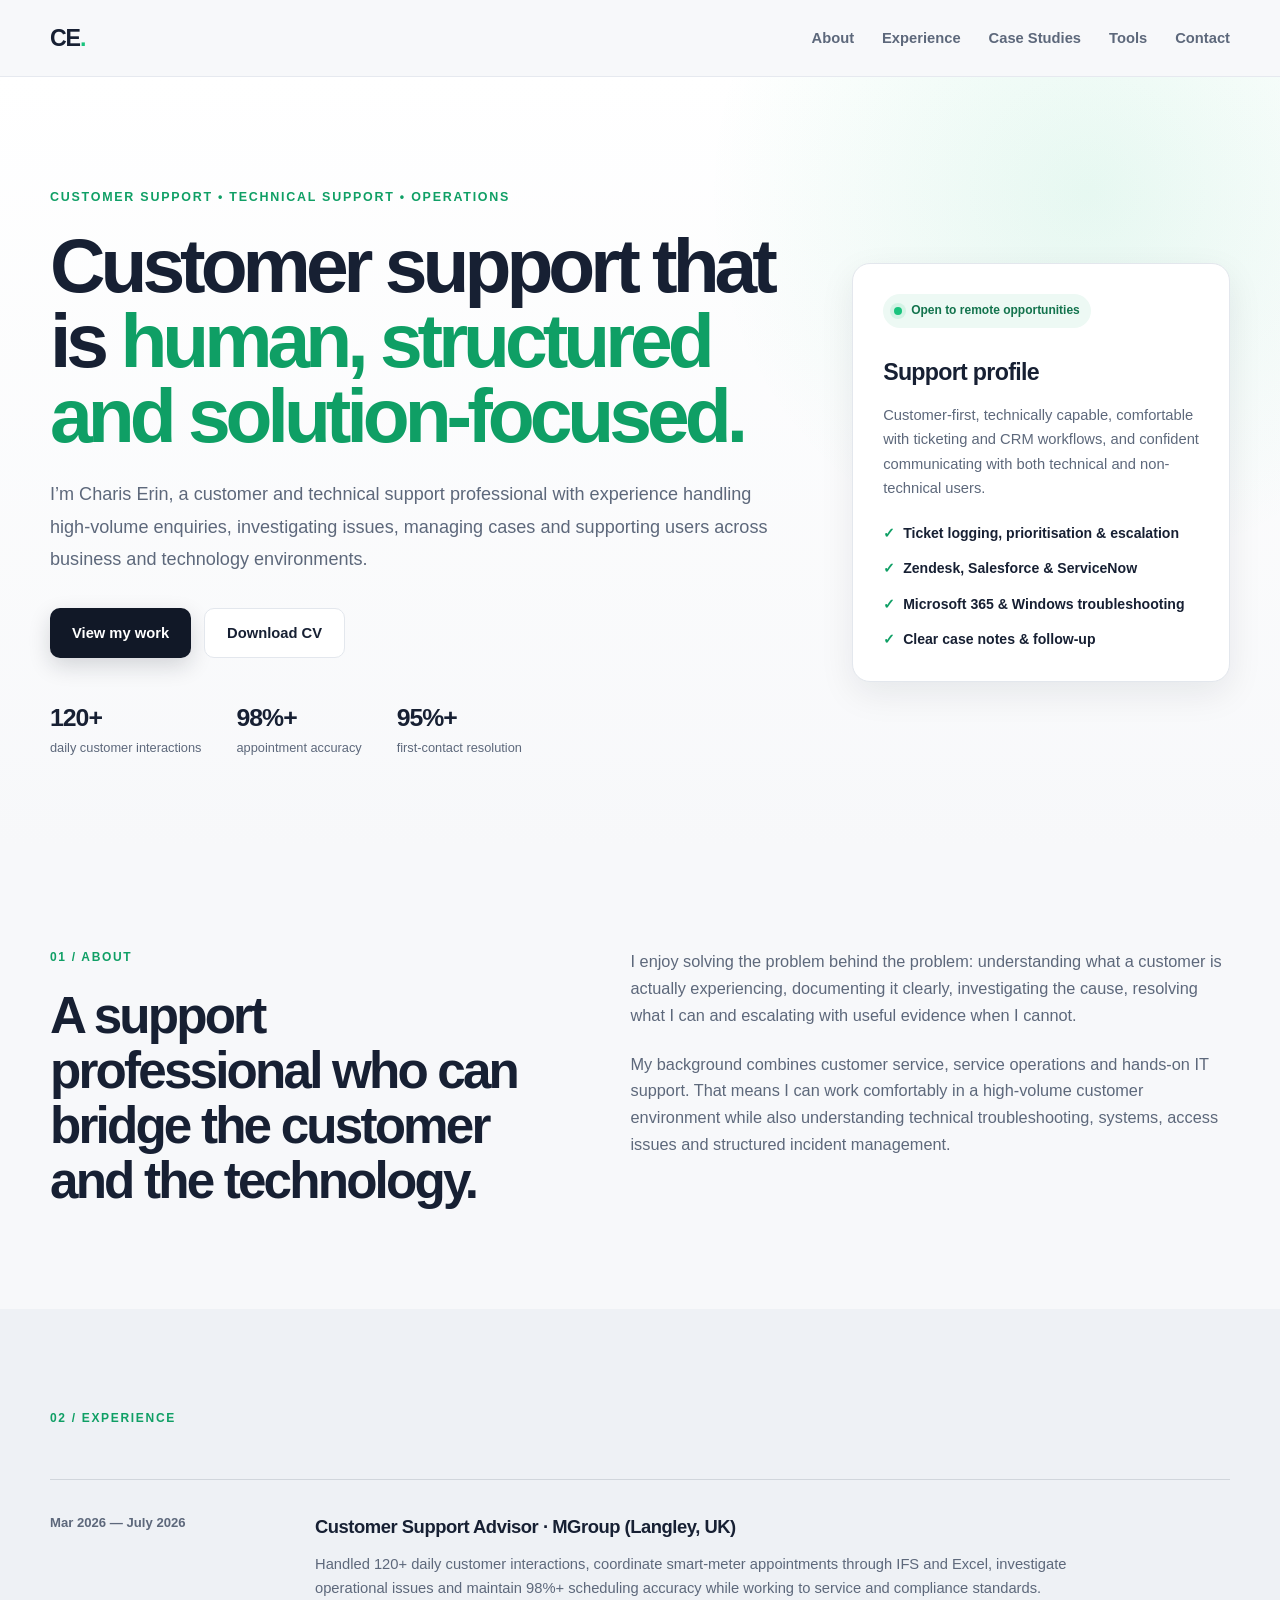
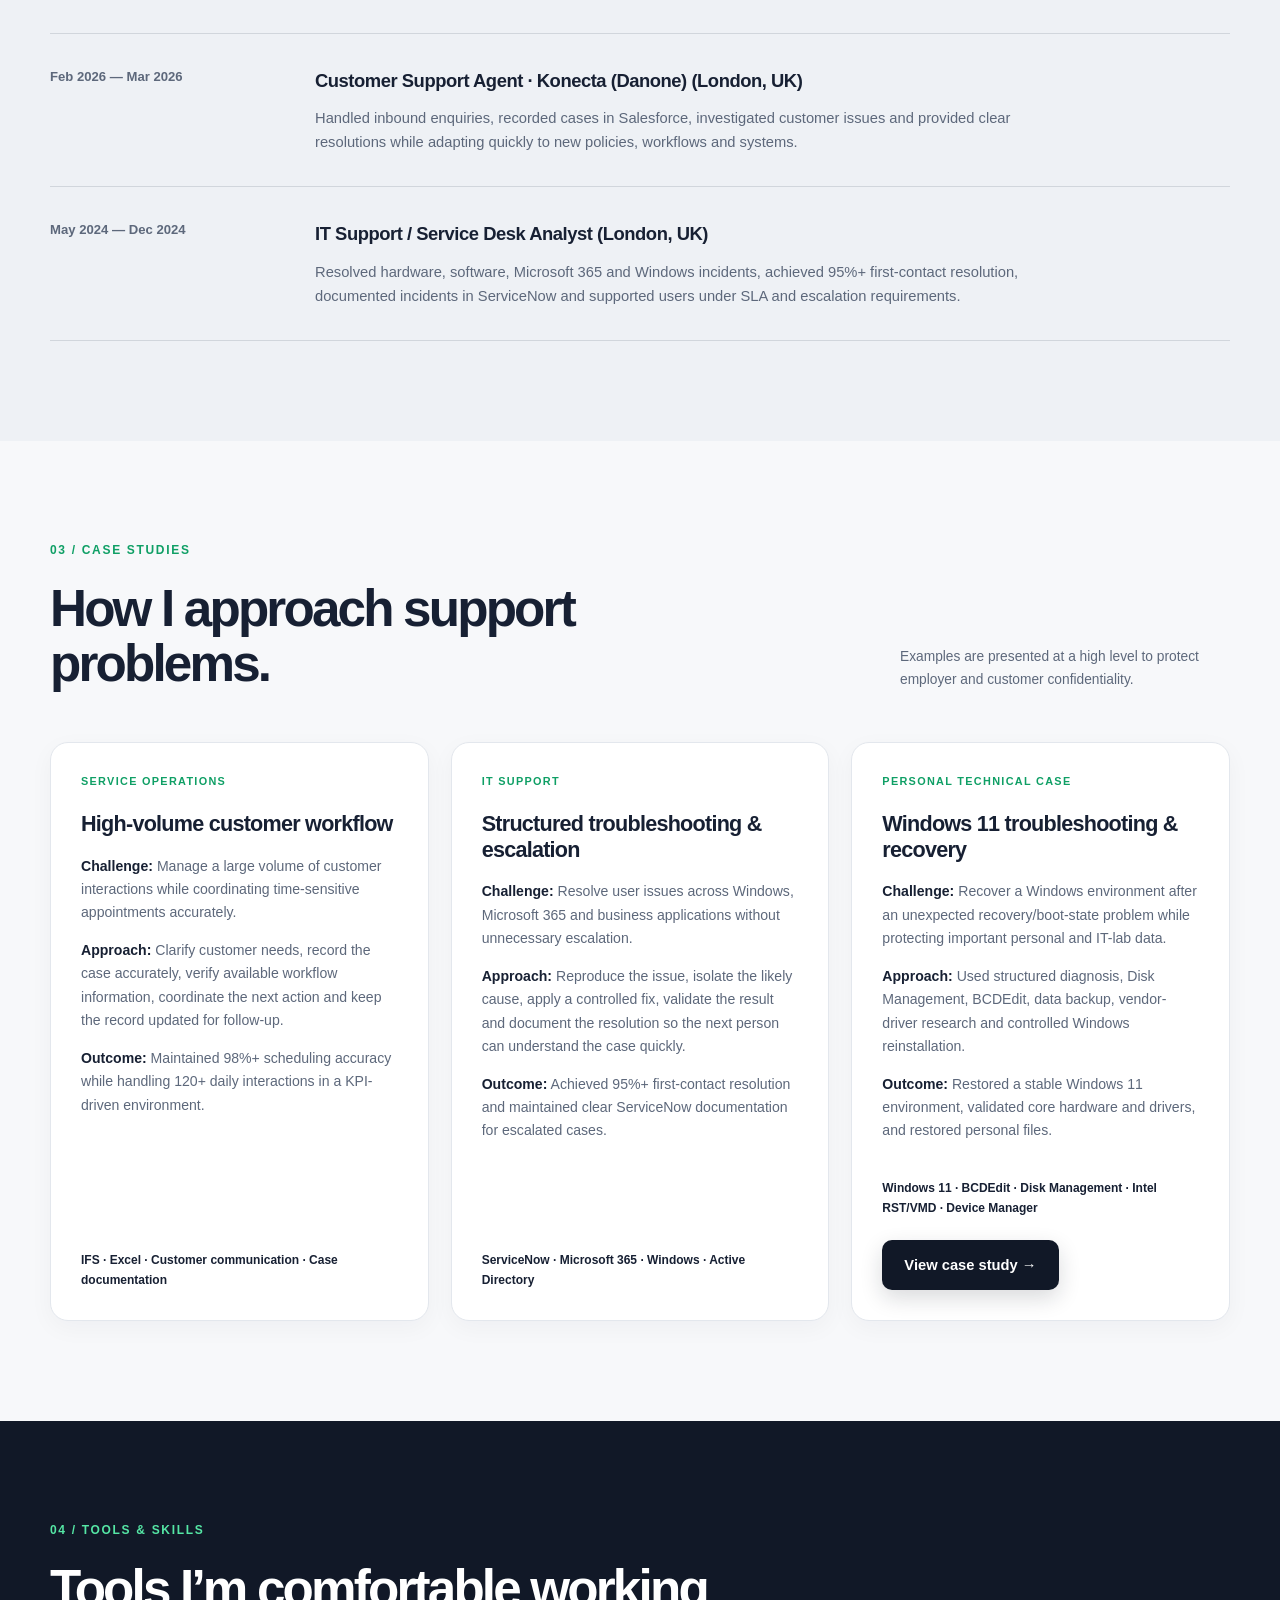
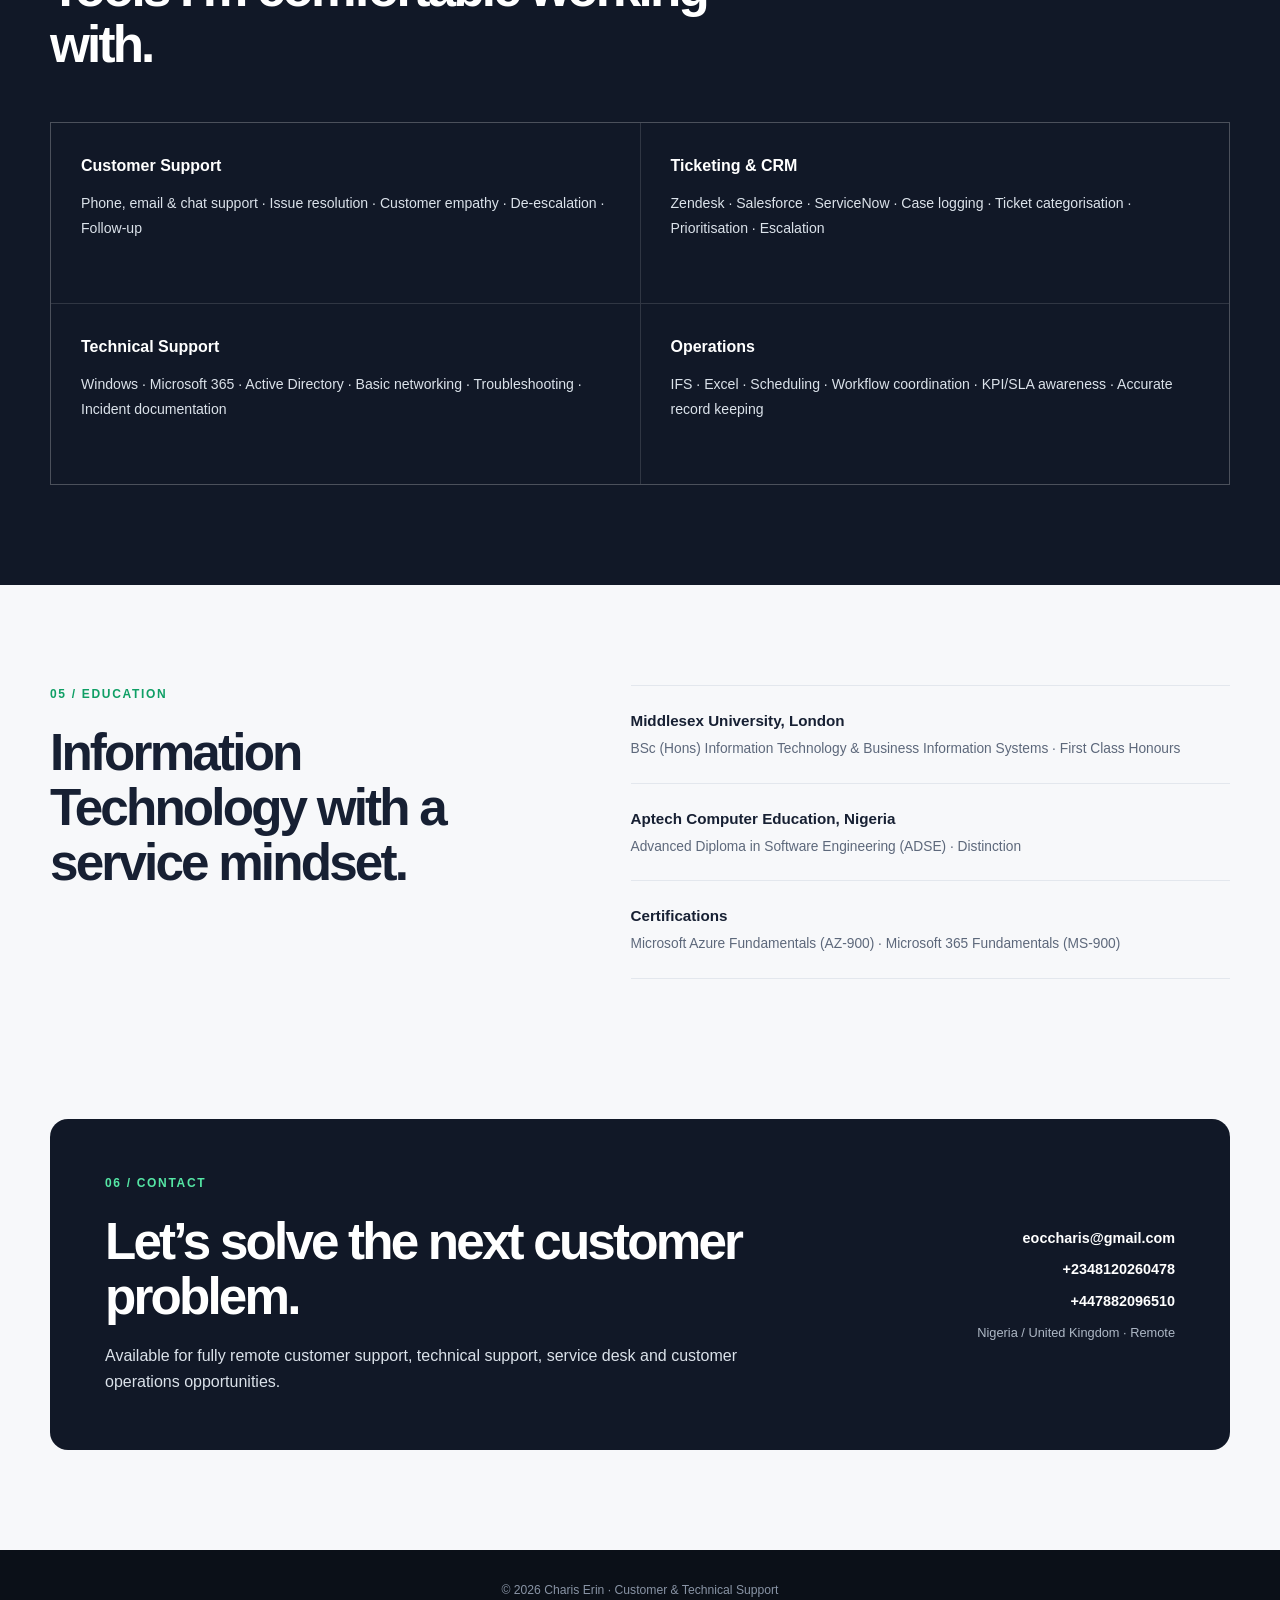
<file: index.html>
<!doctype html>
<html lang="en">
<head>
  <meta charset="utf-8" />
  <meta name="viewport" content="width=device-width, initial-scale=1" />
  <meta name="description" content="Charis Erin — Customer Support, Technical Support and Operations portfolio." />
  <title>Charis Erin | Customer & Technical Support</title>
  <link rel="stylesheet" href="styles.css" />
</head>
<body>
  <header class="site-header">
    <div class="container nav-wrap">
      <a class="brand" href="#top">CE<span>.</span></a>
      <nav aria-label="Primary navigation">
        <a href="#about">About</a>
        <a href="#experience">Experience</a>
        <a href="#cases">Case Studies</a>
        <a href="#tools">Tools</a>
        <a href="#contact">Contact</a>
      </nav>
    </div>
  </header>

  <main id="top">
    <section class="hero">
      <div class="container hero-grid">
        <div>
          <p class="eyebrow">CUSTOMER SUPPORT • TECHNICAL SUPPORT • OPERATIONS</p>
          <h1>Customer support that is <span>human, structured and solution-focused.</span></h1>
          <p class="lead">I’m Charis Erin, a customer and technical support professional with experience handling high-volume enquiries, investigating issues, managing cases and supporting users across business and technology environments.</p>
          <div class="hero-actions">
            <a class="button primary" href="#cases">View my work</a>
            <a class="button secondary" href="Charis VN CV.pdf" download>Download CV</a>
          </div>
          <div class="mini-stats" aria-label="Highlights">
            <div><strong>120+</strong><span>daily customer interactions</span></div>
            <div><strong>98%+</strong><span>appointment accuracy</span></div>
            <div><strong>95%+</strong><span>first-contact resolution</span></div>
          </div>
        </div>
        <aside class="hero-card">
          <div class="status"><span class="dot"></span> Open to remote opportunities</div>
          <h2>Support profile</h2>
          <p>Customer-first, technically capable, comfortable with ticketing and CRM workflows, and confident communicating with both technical and non-technical users.</p>
          <ul>
            <li>Ticket logging, prioritisation & escalation</li>
            <li>Zendesk, Salesforce & ServiceNow</li>
            <li>Microsoft 365 & Windows troubleshooting</li>
            <li>Clear case notes & follow-up</li>
          </ul>
        </aside>
      </div>
    </section>

    <section id="about" class="section">
      <div class="container two-col">
        <div>
          <p class="section-label">01 / ABOUT</p>
          <h2>A support professional who can bridge the customer and the technology.</h2>
        </div>
        <div class="copy">
          <p>I enjoy solving the problem behind the problem: understanding what a customer is actually experiencing, documenting it clearly, investigating the cause, resolving what I can and escalating with useful evidence when I cannot.</p>
          <p>My background combines customer service, service operations and hands-on IT support. That means I can work comfortably in a high-volume customer environment while also understanding technical troubleshooting, systems, access issues and structured incident management.</p>
        </div>
      </div>
    </section>

    <section id="experience" class="section muted">
      <div class="container">
        <p class="section-label">02 / EXPERIENCE</p>
        <div class="timeline">
          <article class="timeline-item">
            <div class="timeline-meta">Mar 2026 — July 2026</div>
            <div><h3>Customer Support Advisor · MGroup (Langley, UK)</h3><p>Handled 120+ daily customer interactions, coordinate smart-meter appointments through IFS and Excel, investigate operational issues and maintain 98%+ scheduling accuracy while working to service and compliance standards.</p></div>
          </article>
          <article class="timeline-item">
            <div class="timeline-meta">Feb 2026 — Mar 2026</div>
            <div><h3>Customer Support Agent · Konecta (Danone) (London, UK)</h3><p>Handled inbound enquiries, recorded cases in Salesforce, investigated customer issues and provided clear resolutions while adapting quickly to new policies, workflows and systems.</p></div>
          </article>
          <article class="timeline-item">
            <div class="timeline-meta">May 2024 — Dec 2024</div>
            <div><h3>IT Support / Service Desk Analyst (London, UK)</h3><p>Resolved hardware, software, Microsoft 365 and Windows incidents, achieved 95%+ first-contact resolution, documented incidents in ServiceNow and supported users under SLA and escalation requirements.</p></div>
          </article>
        </div>
      </div>
    </section>

    <section id="cases" class="section">
      <div class="container">
        <div class="section-heading">
          <div><p class="section-label">03 / CASE STUDIES</p><h2>How I approach support problems.</h2></div>
          <p>Examples are presented at a high level to protect employer and customer confidentiality.</p>
        </div>
        <div class="case-grid">
          <article class="case-card">
            <div class="case-tag">SERVICE OPERATIONS</div>
            <h3>High-volume customer workflow</h3>
            <p class="case-problem"><strong>Challenge:</strong> Manage a large volume of customer interactions while coordinating time-sensitive appointments accurately.</p>
            <p><strong>Approach:</strong> Clarify customer needs, record the case accurately, verify available workflow information, coordinate the next action and keep the record updated for follow-up.</p>
            <p><strong>Outcome:</strong> Maintained 98%+ scheduling accuracy while handling 120+ daily interactions in a KPI-driven environment.</p>
            <div class="case-tools">IFS · Excel · Customer communication · Case documentation</div>
          </article>

          <article class="case-card">
            <div class="case-tag">IT SUPPORT</div>
            <h3>Structured troubleshooting & escalation</h3>
            <p class="case-problem"><strong>Challenge:</strong> Resolve user issues across Windows, Microsoft 365 and business applications without unnecessary escalation.</p>
            <p><strong>Approach:</strong> Reproduce the issue, isolate the likely cause, apply a controlled fix, validate the result and document the resolution so the next person can understand the case quickly.</p>
            <p><strong>Outcome:</strong> Achieved 95%+ first-contact resolution and maintained clear ServiceNow documentation for escalated cases.</p>
            <div class="case-tools">ServiceNow · Microsoft 365 · Windows · Active Directory</div>
          </article>

         <article class="case-card">

  <div class="case-tag">PERSONAL TECHNICAL CASE</div>

  <h3>Windows 11 troubleshooting & recovery</h3>

  <p class="case-problem">
    <strong>Challenge:</strong>
    Recover a Windows environment after an unexpected
    recovery/boot-state problem while protecting important
    personal and IT-lab data.
  </p>

  <p>
    <strong>Approach:</strong>
    Used structured diagnosis, Disk Management, BCDEdit,
    data backup, vendor-driver research and controlled
    Windows reinstallation.
  </p>

  <p>
    <strong>Outcome:</strong>
    Restored a stable Windows 11 environment, validated
    core hardware and drivers, and restored personal files.
  </p>

  <div class="case-tools">
    Windows 11 · BCDEdit · Disk Management · Intel RST/VMD · Device Manager
  </div>

  <a
    class="button primary"
    href="projects/windows-troubleshooting.html"
    style="margin-top: 22px; width: fit-content;"
  >
    View case study →
  </a>

</article>
        </div>
      </div>
    </section>

    <section id="tools" class="section dark">
      <div class="container">
        <p class="section-label">04 / TOOLS & SKILLS</p>
        <h2>Tools I’m comfortable working with.</h2>
        <div class="skills-grid">
          <div><span>Customer Support</span><p>Phone, email & chat support · Issue resolution · Customer empathy · De-escalation · Follow-up</p></div>
          <div><span>Ticketing & CRM</span><p>Zendesk · Salesforce · ServiceNow · Case logging · Ticket categorisation · Prioritisation · Escalation</p></div>
          <div><span>Technical Support</span><p>Windows · Microsoft 365 · Active Directory · Basic networking · Troubleshooting · Incident documentation</p></div>
          <div><span>Operations</span><p>IFS · Excel · Scheduling · Workflow coordination · KPI/SLA awareness · Accurate record keeping</p></div>
        </div>
      </div>
    </section>

    <section class="section">
      <div class="container two-col education">
        <div><p class="section-label">05 / EDUCATION</p><h2>Information Technology with a service mindset.</h2></div>
        <div class="education-list">
          <div><strong>Middlesex University, London</strong><span>BSc (Hons) Information Technology & Business Information Systems · First Class Honours</span></div>
          <div><strong>Aptech Computer Education, Nigeria</strong><span>Advanced Diploma in Software Engineering (ADSE) · Distinction</span></div>
          <div><strong>Certifications</strong><span>Microsoft Azure Fundamentals (AZ-900) · Microsoft 365 Fundamentals (MS-900)</span></div>
        </div>
      </div>
    </section>

    <section id="contact" class="section contact-section">
      <div class="container contact-card">
        <div>
          <p class="section-label">06 / CONTACT</p>
          <h2>Let’s solve the next customer problem.</h2>
          <p>Available for fully remote customer support, technical support, service desk and customer operations opportunities.</p>
        </div>
        <div class="contact-links">
          <a href="mailto:eoccharis@gmail.com">eoccharis@gmail.com</a>
          <a href="tel:+2348120260478"> +2348120260478</a>
          <a href="tel:+447882096510"> +447882096510</a>
          <span>Nigeria / United Kingdom · Remote</span>
        </div>
      </div>
    </section>
  </main>

  <footer class="site-footer"><div class="container">© 2026 Charis Erin · Customer & Technical Support</div></footer>
</body>
</html>
</file>
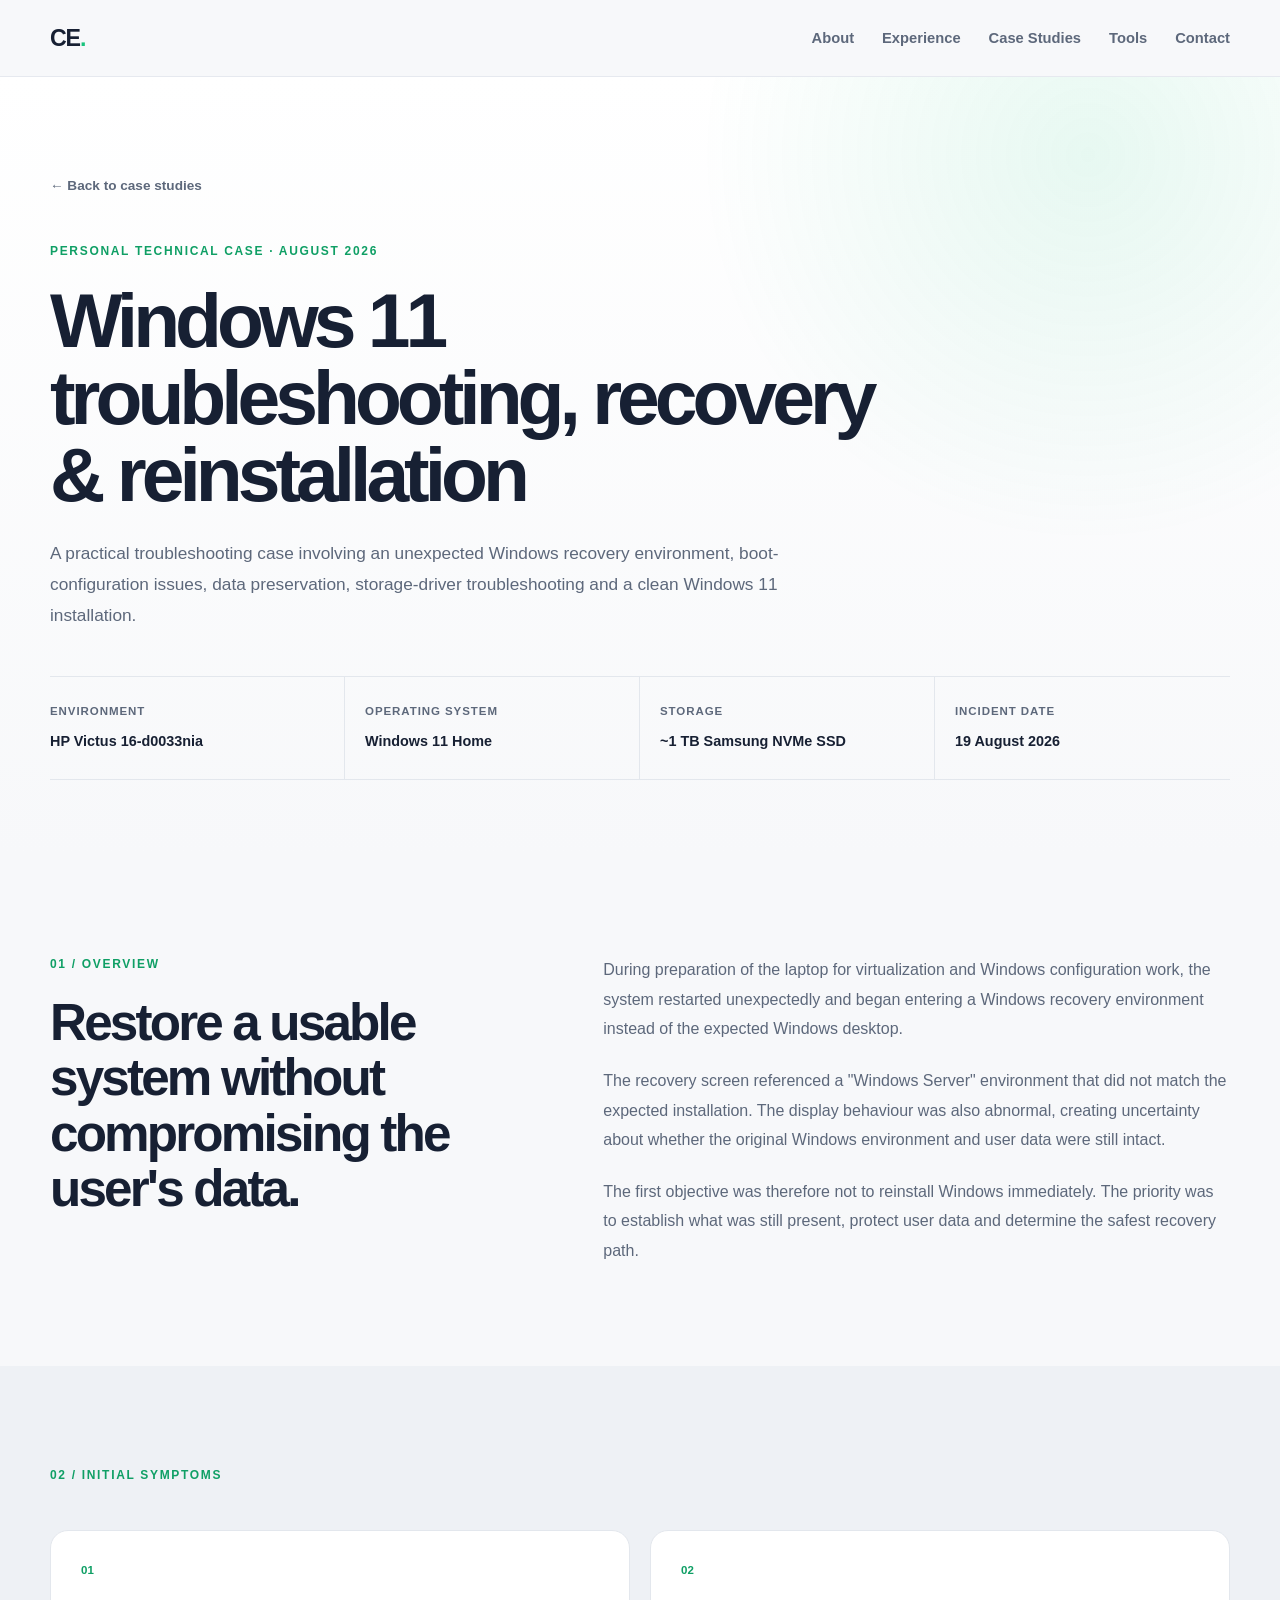
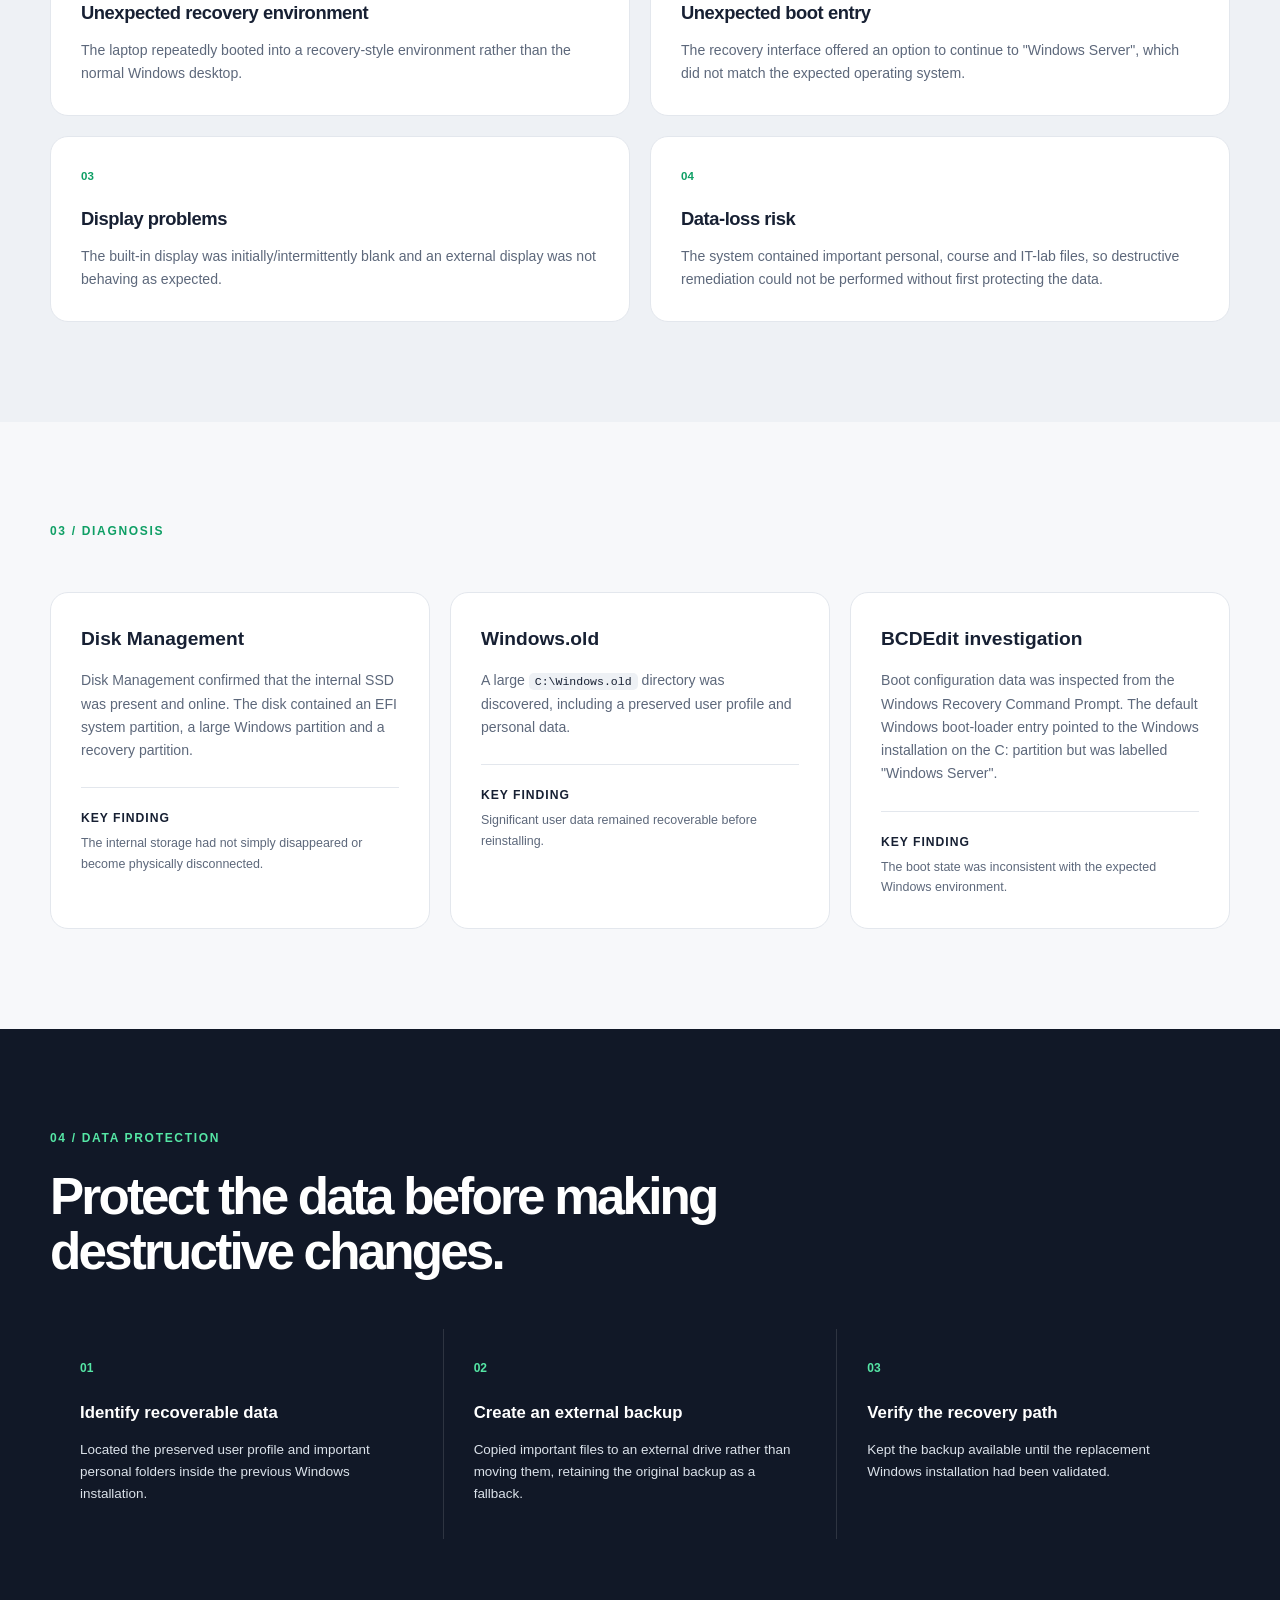
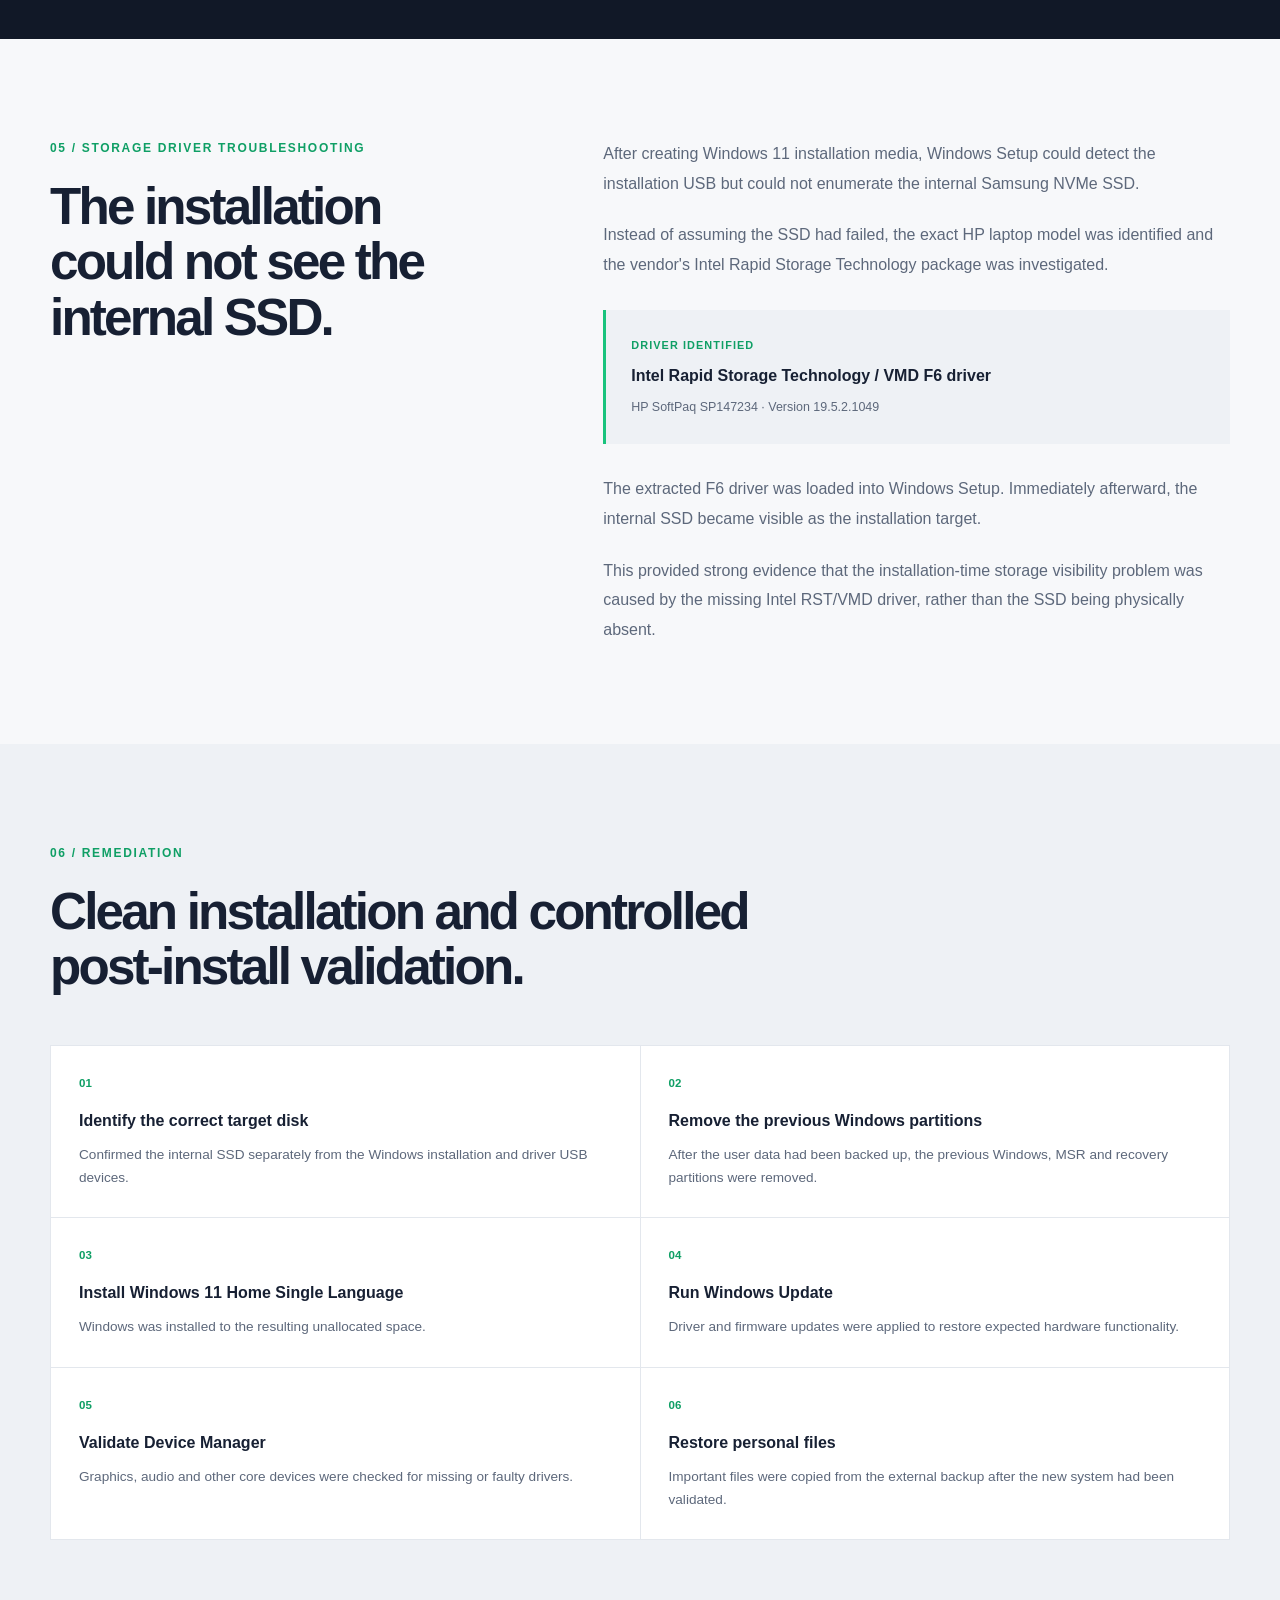
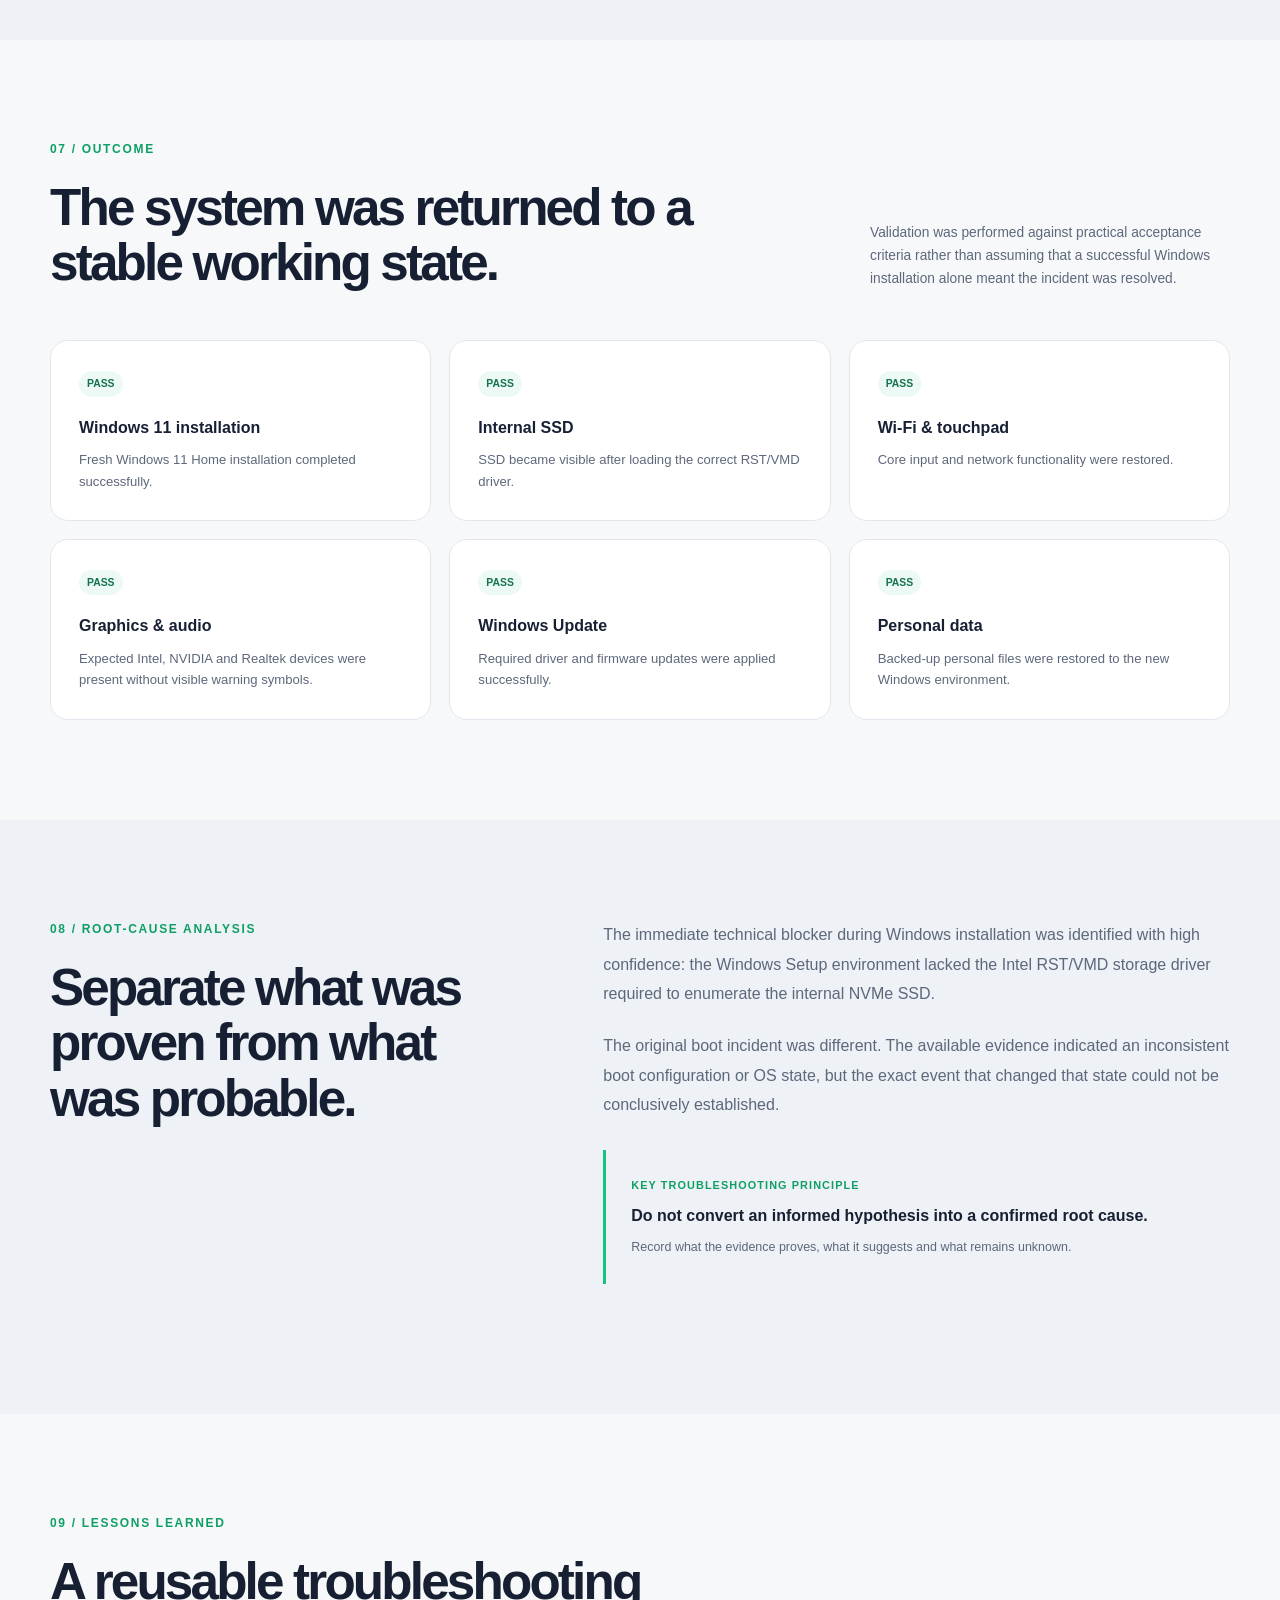
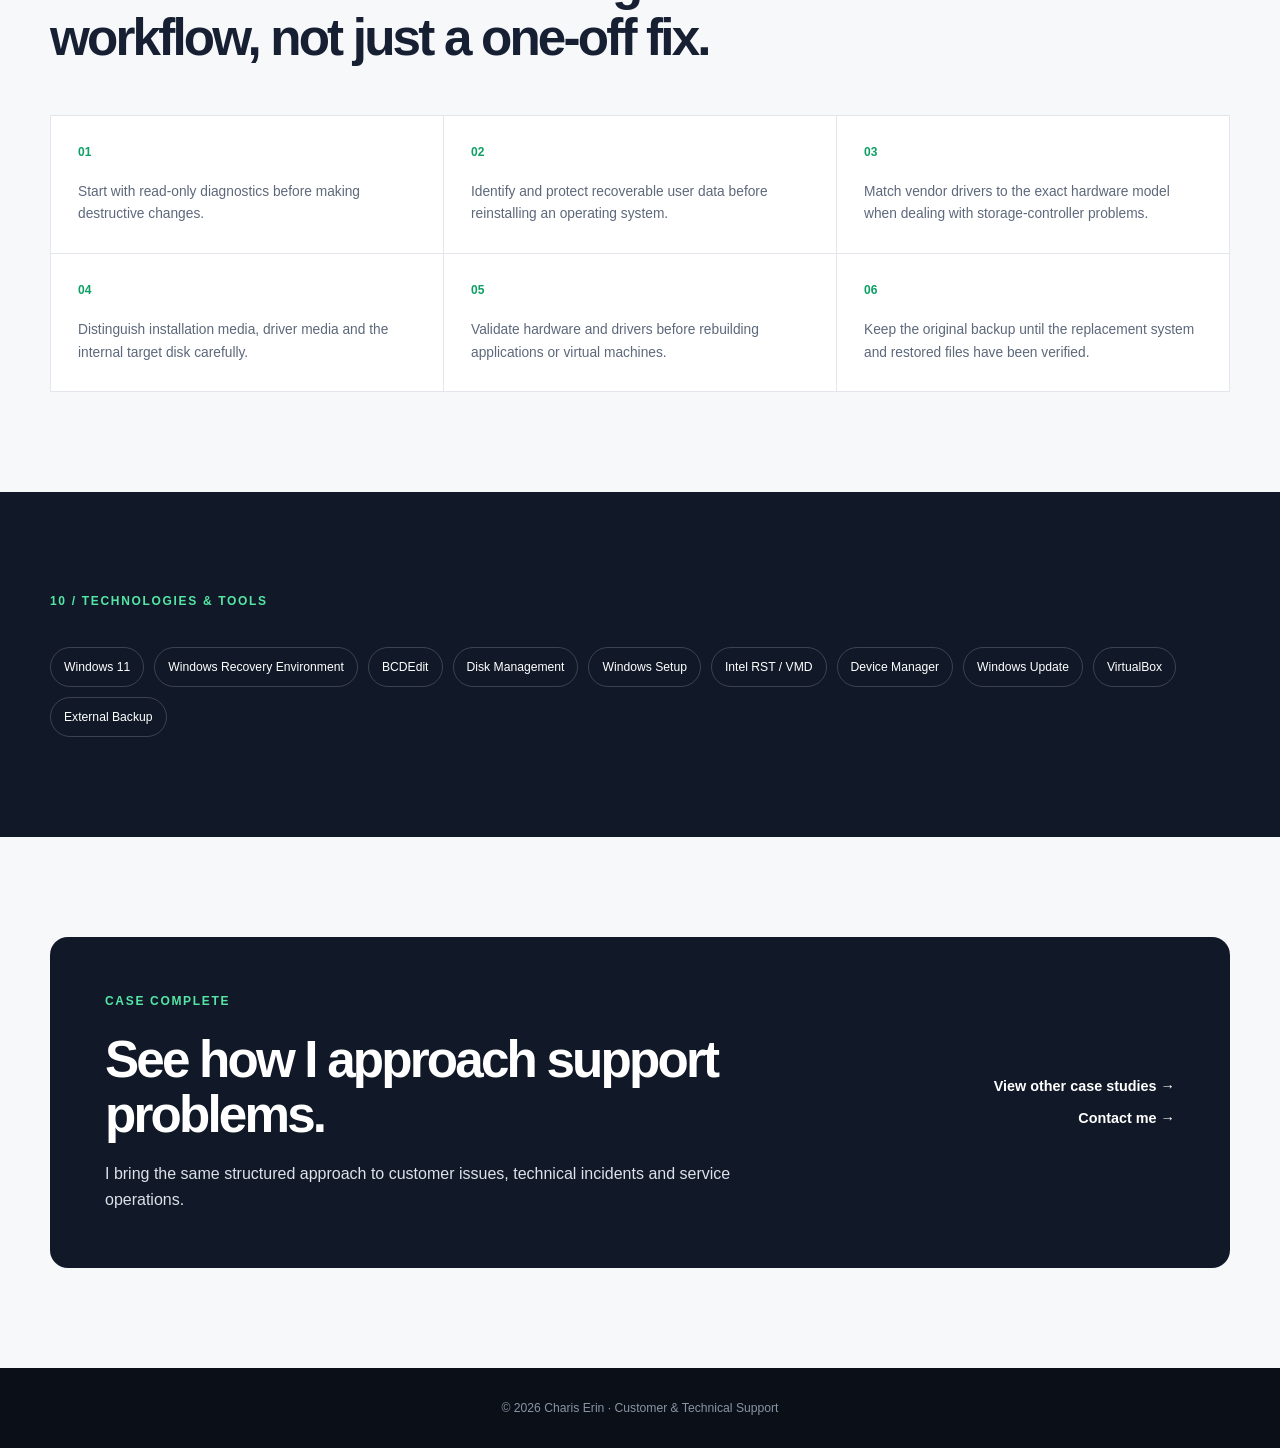
<file: projects/windows-troubleshooting.html>
<!doctype html>
<html lang="en">
<head>
  <meta charset="utf-8" />
  <meta name="viewport" content="width=device-width, initial-scale=1" />

  <meta
    name="description"
    content="Windows 11 troubleshooting and reinstallation case study by Charis Erin."
  />

  <title>Windows 11 Troubleshooting | Charis Erin</title>

  <link rel="stylesheet" href="../styles.css" />
</head>

<body>

  <header class="site-header">
    <div class="container nav-wrap">

      <a class="brand" href="../index.html">
        CE<span>.</span>
      </a>

      <nav aria-label="Primary navigation">
        <a href="../index.html#about">About</a>
        <a href="../index.html#experience">Experience</a>
        <a href="../index.html#cases">Case Studies</a>
        <a href="../index.html#tools">Tools</a>
        <a href="../index.html#contact">Contact</a>
      </nav>

    </div>
  </header>


  <main>

    <!-- CASE STUDY HERO -->
    <section class="case-study-hero">
      <div class="container">

        <a class="back-link" href="../index.html#cases">
          ← Back to case studies
        </a>

        <p class="section-label">PERSONAL TECHNICAL CASE · AUGUST 2026</p>

        <h1>
          Windows 11 troubleshooting,
          recovery & reinstallation
        </h1>

        <p class="case-study-intro">
          A practical troubleshooting case involving an unexpected Windows
          recovery environment, boot-configuration issues, data preservation,
          storage-driver troubleshooting and a clean Windows 11 installation.
        </p>

        <div class="case-meta-grid">

          <div>
            <span>Environment</span>
            <strong>HP Victus 16-d0033nia</strong>
          </div>

          <div>
            <span>Operating System</span>
            <strong>Windows 11 Home</strong>
          </div>

          <div>
            <span>Storage</span>
            <strong>~1 TB Samsung NVMe SSD</strong>
          </div>

          <div>
            <span>Incident Date</span>
            <strong>19 August 2026</strong>
          </div>

        </div>

      </div>
    </section>


    <!-- OVERVIEW -->
    <section class="section">
      <div class="container case-study-grid">

        <div>
          <p class="section-label">01 / OVERVIEW</p>

          <h2>
            Restore a usable system without
            compromising the user's data.
          </h2>
        </div>

        <div class="case-study-copy">

          <p>
            During preparation of the laptop for virtualization and Windows
            configuration work, the system restarted unexpectedly and began
            entering a Windows recovery environment instead of the expected
            Windows desktop.
          </p>

          <p>
            The recovery screen referenced a "Windows Server" environment that
            did not match the expected installation. The display behaviour was
            also abnormal, creating uncertainty about whether the original
            Windows environment and user data were still intact.
          </p>

          <p>
            The first objective was therefore not to reinstall Windows
            immediately. The priority was to establish what was still present,
            protect user data and determine the safest recovery path.
          </p>

        </div>

      </div>
    </section>


    <!-- SYMPTOMS -->
    <section class="section muted">
      <div class="container">

        <p class="section-label">02 / INITIAL SYMPTOMS</p>

        <div class="evidence-grid">

          <article class="evidence-card">
            <span class="evidence-number">01</span>

            <h3>Unexpected recovery environment</h3>

            <p>
              The laptop repeatedly booted into a recovery-style environment
              rather than the normal Windows desktop.
            </p>
          </article>


          <article class="evidence-card">
            <span class="evidence-number">02</span>

            <h3>Unexpected boot entry</h3>

            <p>
              The recovery interface offered an option to continue to
              "Windows Server", which did not match the expected operating
              system.
            </p>
          </article>


          <article class="evidence-card">
            <span class="evidence-number">03</span>

            <h3>Display problems</h3>

            <p>
              The built-in display was initially/intermittently blank and an
              external display was not behaving as expected.
            </p>
          </article>


          <article class="evidence-card">
            <span class="evidence-number">04</span>

            <h3>Data-loss risk</h3>

            <p>
              The system contained important personal, course and IT-lab files,
              so destructive remediation could not be performed without first
              protecting the data.
            </p>
          </article>

        </div>

      </div>
    </section>


    <!-- DIAGNOSIS -->
    <section class="section">
      <div class="container">

        <p class="section-label">03 / DIAGNOSIS</p>

        <div class="diagnosis-grid">

          <article>
            <h3>Disk Management</h3>

            <p>
              Disk Management confirmed that the internal SSD was present and
              online. The disk contained an EFI system partition, a large
              Windows partition and a recovery partition.
            </p>

            <div class="technical-note">
              <strong>Key finding</strong>
              <span>
                The internal storage had not simply disappeared or become
                physically disconnected.
              </span>
            </div>
          </article>


          <article>
            <h3>Windows.old</h3>

            <p>
              A large
              <code>C:\Windows.old</code>
              directory was discovered, including a preserved user profile
              and personal data.
            </p>

            <div class="technical-note">
              <strong>Key finding</strong>
              <span>
                Significant user data remained recoverable before reinstalling.
              </span>
            </div>
          </article>


          <article>
            <h3>BCDEdit investigation</h3>

            <p>
              Boot configuration data was inspected from the Windows Recovery
              Command Prompt. The default Windows boot-loader entry pointed to
              the Windows installation on the C: partition but was labelled
              "Windows Server".
            </p>

            <div class="technical-note">
              <strong>Key finding</strong>
              <span>
                The boot state was inconsistent with the expected Windows
                environment.
              </span>
            </div>
          </article>

        </div>

      </div>
    </section>


    <!-- DATA PROTECTION -->
    <section class="section dark">
      <div class="container">

        <p class="section-label">04 / DATA PROTECTION</p>

        <h2>
          Protect the data before making
          destructive changes.
        </h2>

        <div class="process-grid">

          <div>
            <span>01</span>
            <h3>Identify recoverable data</h3>
            <p>
              Located the preserved user profile and important personal
              folders inside the previous Windows installation.
            </p>
          </div>

          <div>
            <span>02</span>
            <h3>Create an external backup</h3>
            <p>
              Copied important files to an external drive rather than moving
              them, retaining the original backup as a fallback.
            </p>
          </div>

          <div>
            <span>03</span>
            <h3>Verify the recovery path</h3>
            <p>
              Kept the backup available until the replacement Windows
              installation had been validated.
            </p>
          </div>

        </div>

      </div>
    </section>


    <!-- STORAGE DRIVER -->
    <section class="section">
      <div class="container case-study-grid">

        <div>
          <p class="section-label">05 / STORAGE DRIVER TROUBLESHOOTING</p>

          <h2>
            The installation could not see
            the internal SSD.
          </h2>
        </div>

        <div class="case-study-copy">

          <p>
            After creating Windows 11 installation media, Windows Setup could
            detect the installation USB but could not enumerate the internal
            Samsung NVMe SSD.
          </p>

          <p>
            Instead of assuming the SSD had failed, the exact HP laptop model
            was identified and the vendor's Intel Rapid Storage Technology
            package was investigated.
          </p>

          <div class="technical-callout">

            <span>Driver identified</span>

            <strong>
              Intel Rapid Storage Technology / VMD F6 driver
            </strong>

            <small>
              HP SoftPaq SP147234 · Version 19.5.2.1049
            </small>

          </div>

          <p>
            The extracted F6 driver was loaded into Windows Setup. Immediately
            afterward, the internal SSD became visible as the installation
            target.
          </p>

          <p>
            This provided strong evidence that the installation-time storage
            visibility problem was caused by the missing Intel RST/VMD driver,
            rather than the SSD being physically absent.
          </p>

        </div>

      </div>
    </section>


    <!-- REMEDIATION -->
    <section class="section muted">
      <div class="container">

        <p class="section-label">06 / REMEDIATION</p>

        <h2>
          Clean installation and controlled
          post-install validation.
        </h2>

        <div class="timeline-process">

          <div>
            <span>01</span>
            <strong>Identify the correct target disk</strong>
            <p>
              Confirmed the internal SSD separately from the Windows
              installation and driver USB devices.
            </p>
          </div>

          <div>
            <span>02</span>
            <strong>Remove the previous Windows partitions</strong>
            <p>
              After the user data had been backed up, the previous Windows,
              MSR and recovery partitions were removed.
            </p>
          </div>

          <div>
            <span>03</span>
            <strong>Install Windows 11 Home Single Language</strong>
            <p>
              Windows was installed to the resulting unallocated space.
            </p>
          </div>

          <div>
            <span>04</span>
            <strong>Run Windows Update</strong>
            <p>
              Driver and firmware updates were applied to restore expected
              hardware functionality.
            </p>
          </div>

          <div>
            <span>05</span>
            <strong>Validate Device Manager</strong>
            <p>
              Graphics, audio and other core devices were checked for missing
              or faulty drivers.
            </p>
          </div>

          <div>
            <span>06</span>
            <strong>Restore personal files</strong>
            <p>
              Important files were copied from the external backup after the
              new system had been validated.
            </p>
          </div>

        </div>

      </div>
    </section>


    <!-- RESULTS -->
    <section class="section">
      <div class="container">

        <p class="section-label">07 / OUTCOME</p>

        <div class="outcome-header">

          <h2>
            The system was returned to
            a stable working state.
          </h2>

          <p>
            Validation was performed against practical acceptance criteria
            rather than assuming that a successful Windows installation alone
            meant the incident was resolved.
          </p>

        </div>


        <div class="results-grid">

          <div class="result-card">
            <span>PASS</span>
            <strong>Windows 11 installation</strong>
            <p>Fresh Windows 11 Home installation completed successfully.</p>
          </div>

          <div class="result-card">
            <span>PASS</span>
            <strong>Internal SSD</strong>
            <p>SSD became visible after loading the correct RST/VMD driver.</p>
          </div>

          <div class="result-card">
            <span>PASS</span>
            <strong>Wi-Fi & touchpad</strong>
            <p>Core input and network functionality were restored.</p>
          </div>

          <div class="result-card">
            <span>PASS</span>
            <strong>Graphics & audio</strong>
            <p>
              Expected Intel, NVIDIA and Realtek devices were present without
              visible warning symbols.
            </p>
          </div>

          <div class="result-card">
            <span>PASS</span>
            <strong>Windows Update</strong>
            <p>
              Required driver and firmware updates were applied successfully.
            </p>
          </div>

          <div class="result-card">
            <span>PASS</span>
            <strong>Personal data</strong>
            <p>
              Backed-up personal files were restored to the new Windows
              environment.
            </p>
          </div>

        </div>

      </div>
    </section>


    <!-- ROOT CAUSE -->
    <section class="section muted">
      <div class="container case-study-grid">

        <div>
          <p class="section-label">08 / ROOT-CAUSE ANALYSIS</p>

          <h2>
            Separate what was proven
            from what was probable.
          </h2>
        </div>

        <div class="case-study-copy">

          <p>
            The immediate technical blocker during Windows installation was
            identified with high confidence: the Windows Setup environment
            lacked the Intel RST/VMD storage driver required to enumerate the
            internal NVMe SSD.
          </p>

          <p>
            The original boot incident was different. The available evidence
            indicated an inconsistent boot configuration or OS state, but the
            exact event that changed that state could not be conclusively
            established.
          </p>

          <div class="technical-callout">

            <span>Key troubleshooting principle</span>

            <strong>
              Do not convert an informed hypothesis into a confirmed root cause.
            </strong>

            <small>
              Record what the evidence proves, what it suggests and what
              remains unknown.
            </small>

          </div>

        </div>

      </div>
    </section>


    <!-- LESSONS -->
    <section class="section">
      <div class="container">

        <p class="section-label">09 / LESSONS LEARNED</p>

        <h2>
          A reusable troubleshooting workflow,
          not just a one-off fix.
        </h2>

        <div class="lessons-grid">

          <div>
            <strong>01</strong>
            <p>
              Start with read-only diagnostics before making destructive
              changes.
            </p>
          </div>

          <div>
            <strong>02</strong>
            <p>
              Identify and protect recoverable user data before reinstalling
              an operating system.
            </p>
          </div>

          <div>
            <strong>03</strong>
            <p>
              Match vendor drivers to the exact hardware model when dealing
              with storage-controller problems.
            </p>
          </div>

          <div>
            <strong>04</strong>
            <p>
              Distinguish installation media, driver media and the internal
              target disk carefully.
            </p>
          </div>

          <div>
            <strong>05</strong>
            <p>
              Validate hardware and drivers before rebuilding applications
              or virtual machines.
            </p>
          </div>

          <div>
            <strong>06</strong>
            <p>
              Keep the original backup until the replacement system and
              restored files have been verified.
            </p>
          </div>

        </div>

      </div>
    </section>


    <!-- TECH STACK -->
    <section class="section dark">
      <div class="container">

        <p class="section-label">10 / TECHNOLOGIES & TOOLS</p>

        <div class="tech-tags">

          <span>Windows 11</span>
          <span>Windows Recovery Environment</span>
          <span>BCDEdit</span>
          <span>Disk Management</span>
          <span>Windows Setup</span>
          <span>Intel RST / VMD</span>
          <span>Device Manager</span>
          <span>Windows Update</span>
          <span>VirtualBox</span>
          <span>External Backup</span>

        </div>

      </div>
    </section>


    <!-- CTA -->
    <section class="section">

      <div class="container contact-card">

        <div>

          <p class="section-label">CASE COMPLETE</p>

          <h2>
            See how I approach support problems.
          </h2>

          <p>
            I bring the same structured approach to customer issues,
            technical incidents and service operations.
          </p>

        </div>

        <div class="contact-links">

          <a href="../index.html#cases">
            View other case studies →
          </a>

          <a href="mailto:eoccharis@gmail.com">
            Contact me →
          </a>

        </div>

      </div>

    </section>

  </main>


  <footer class="site-footer">

    <div class="container">
      © 2026 Charis Erin · Customer & Technical Support
    </div>

  </footer>

</body>
</html>
</file>
<file: styles.css>
/* =========================================
   CHARIS ERIN — SUPPORT PORTFOLIO
   styles.css
   ========================================= */

/* ---------- Base ---------- */

:root {
  --bg: #f7f8fa;
  --surface: #ffffff;
  --surface-dark: #111827;
  --text: #172033;
  --text-soft: #5d687b;
  --text-light: #dbe2ea;
  --accent: #19c37d;
  --accent-dark: #0f9f65;
  --border: #e3e7ed;
  --muted: #eef1f5;
  --max-width: 1180px;
  --radius: 18px;
  --shadow: 0 12px 35px rgba(17, 24, 39, 0.08);
}

* {
  margin: 0;
  padding: 0;
  box-sizing: border-box;
}

html {
  scroll-behavior: smooth;
}

body {
  font-family:
    Inter,
    -apple-system,
    BlinkMacSystemFont,
    "Segoe UI",
    Roboto,
    Helvetica,
    Arial,
    sans-serif;
  background: var(--bg);
  color: var(--text);
  line-height: 1.65;
  -webkit-font-smoothing: antialiased;
}

a {
  color: inherit;
  text-decoration: none;
}

.container {
  width: min(100% - 40px, var(--max-width));
  margin-inline: auto;
}

/* ---------- Header ---------- */

.site-header {
  position: sticky;
  top: 0;
  z-index: 1000;
  background: rgba(247, 248, 250, 0.94);
  border-bottom: 1px solid rgba(227, 231, 237, 0.8);
  backdrop-filter: blur(14px);
}

.nav-wrap {
  min-height: 76px;
  display: flex;
  align-items: center;
  justify-content: space-between;
  gap: 30px;
}

.brand {
  font-size: 1.45rem;
  font-weight: 800;
  letter-spacing: -0.05em;
}

.brand span {
  color: var(--accent);
}

nav {
  display: flex;
  align-items: center;
  gap: 28px;
}

nav a {
  color: var(--text-soft);
  font-size: 0.92rem;
  font-weight: 600;
  transition:
    color 0.2s ease,
    transform 0.2s ease;
}

nav a:hover {
  color: var(--text);
  transform: translateY(-1px);
}

/* ---------- Hero ---------- */

.hero {
  padding: 110px 0 90px;
  background:
    radial-gradient(circle at 85% 15%, rgba(25, 195, 125, 0.1), transparent 30%),
    linear-gradient(180deg, #ffffff 0%, var(--bg) 100%);
}

.hero-grid {
  display: grid;
  grid-template-columns: minmax(0, 1.55fr) minmax(300px, 0.8fr);
  gap: 70px;
  align-items: center;
}

.eyebrow {
  margin-bottom: 20px;
  color: var(--accent-dark);
  font-size: 0.78rem;
  font-weight: 800;
  letter-spacing: 0.14em;
}

.hero h1 {
  max-width: 850px;
  margin-bottom: 25px;
  font-size: clamp(3rem, 6vw, 5.6rem);
  line-height: 0.98;
  letter-spacing: -0.065em;
  font-weight: 800;
}

.hero h1 span {
  color: var(--accent-dark);
}

.lead {
  max-width: 760px;
  margin-bottom: 32px;
  color: var(--text-soft);
  font-size: 1.13rem;
  line-height: 1.8;
}

.hero-actions {
  display: flex;
  flex-wrap: wrap;
  gap: 13px;
  margin-bottom: 45px;
}

.button {
  display: inline-flex;
  align-items: center;
  justify-content: center;
  min-height: 50px;
  padding: 0 22px;
  border-radius: 10px;
  font-size: 0.92rem;
  font-weight: 750;
  transition:
    transform 0.2s ease,
    box-shadow 0.2s ease,
    background 0.2s ease;
}

.button:hover {
  transform: translateY(-2px);
}

.button.primary {
  color: #ffffff;
  background: var(--surface-dark);
  box-shadow: 0 8px 22px rgba(17, 24, 39, 0.16);
}

.button.primary:hover {
  background: #202938;
}

.button.secondary {
  border: 1px solid var(--border);
  background: var(--surface);
}

.button.secondary:hover {
  box-shadow: var(--shadow);
}

/* ---------- Mini Stats ---------- */

.mini-stats {
  display: flex;
  flex-wrap: wrap;
  gap: 35px;
}

.mini-stats div {
  display: flex;
  flex-direction: column;
}

.mini-stats strong {
  font-size: 1.55rem;
  line-height: 1.2;
  letter-spacing: -0.04em;
}

.mini-stats span {
  margin-top: 4px;
  color: var(--text-soft);
  font-size: 0.8rem;
}

/* ---------- Hero Card ---------- */

.hero-card {
  padding: 30px;
  border: 1px solid var(--border);
  border-radius: var(--radius);
  background: var(--surface);
  box-shadow: var(--shadow);
}

.status {
  display: inline-flex;
  align-items: center;
  gap: 9px;
  margin-bottom: 25px;
  padding: 7px 11px;
  border-radius: 999px;
  background: #edf9f4;
  color: #13734d;
  font-size: 0.75rem;
  font-weight: 750;
}

.dot {
  width: 8px;
  height: 8px;
  border-radius: 50%;
  background: var(--accent);
  box-shadow: 0 0 0 4px rgba(25, 195, 125, 0.12);
}

.hero-card h2 {
  margin-bottom: 12px;
  font-size: 1.45rem;
  letter-spacing: -0.03em;
}

.hero-card p {
  margin-bottom: 22px;
  color: var(--text-soft);
  font-size: 0.92rem;
}

.hero-card ul {
  display: grid;
  gap: 12px;
  padding: 0;
  list-style: none;
}

.hero-card li {
  position: relative;
  padding-left: 20px;
  font-size: 0.88rem;
  font-weight: 600;
}

.hero-card li::before {
  content: "✓";
  position: absolute;
  left: 0;
  color: var(--accent-dark);
  font-weight: 800;
}

/* ---------- Sections ---------- */

.section {
  padding: 100px 0;
}

.section.muted {
  background: var(--muted);
}

.section-label {
  margin-bottom: 20px;
  color: var(--accent-dark);
  font-size: 0.75rem;
  font-weight: 800;
  letter-spacing: 0.14em;
}

.section h2 {
  max-width: 750px;
  font-size: clamp(2rem, 4vw, 3.5rem);
  line-height: 1.08;
  letter-spacing: -0.055em;
}

/* ---------- Two Column ---------- */

.two-col {
  display: grid;
  grid-template-columns: minmax(280px, 0.9fr) minmax(0, 1.1fr);
  gap: 90px;
  align-items: start;
}

.copy {
  color: var(--text-soft);
  font-size: 1.02rem;
}

.copy p + p {
  margin-top: 22px;
}

/* ---------- Experience Timeline ---------- */

.timeline {
  margin-top: 50px;
  border-top: 1px solid rgba(93, 104, 123, 0.2);
}

.timeline-item {
  display: grid;
  grid-template-columns: 220px minmax(0, 1fr);
  gap: 45px;
  padding: 32px 0;
  border-bottom: 1px solid rgba(93, 104, 123, 0.2);
}

.timeline-meta {
  color: var(--text-soft);
  font-size: 0.82rem;
  font-weight: 700;
}

.timeline-item h3 {
  margin-bottom: 10px;
  font-size: 1.15rem;
  letter-spacing: -0.025em;
}

.timeline-item p {
  max-width: 760px;
  color: var(--text-soft);
  font-size: 0.92rem;
}

/* ---------- Case Studies ---------- */

.section-heading {
  display: flex;
  align-items: end;
  justify-content: space-between;
  gap: 50px;
  margin-bottom: 50px;
}

.section-heading > p {
  max-width: 330px;
  color: var(--text-soft);
  font-size: 0.86rem;
}

.case-grid {
  display: grid;
  grid-template-columns: repeat(3, 1fr);
  gap: 22px;
}

.case-card {
  display: flex;
  flex-direction: column;
  padding: 30px;
  border: 1px solid var(--border);
  border-radius: var(--radius);
  background: var(--surface);
  box-shadow: 0 7px 25px rgba(17, 24, 39, 0.04);
  transition:
    transform 0.25s ease,
    box-shadow 0.25s ease;
}

.case-card:hover {
  transform: translateY(-5px);
  box-shadow: var(--shadow);
}

.case-tag {
  margin-bottom: 20px;
  color: var(--accent-dark);
  font-size: 0.68rem;
  font-weight: 850;
  letter-spacing: 0.12em;
}

.case-card h3 {
  margin-bottom: 18px;
  font-size: 1.35rem;
  line-height: 1.2;
  letter-spacing: -0.035em;
}

.case-card p {
  margin-bottom: 15px;
  color: var(--text-soft);
  font-size: 0.88rem;
}

.case-card strong {
  color: var(--text);
}

.case-tools {
  margin-top: auto;
  padding-top: 20px;
  color: var(--text);
  font-size: 0.75rem;
  font-weight: 750;
  line-height: 1.7;
}

/* ---------- Dark Skills Section ---------- */

.section.dark {
  background: var(--surface-dark);
  color: #ffffff;
}

.section.dark .section-label {
  color: #55e6a5;
}

.section.dark h2 {
  color: #ffffff;
  margin-bottom: 50px;
}

.skills-grid {
  display: grid;
  grid-template-columns: repeat(2, 1fr);
  gap: 1px;
  background: rgba(255, 255, 255, 0.13);
  border: 1px solid rgba(255, 255, 255, 0.13);
}

.skills-grid > div {
  min-height: 180px;
  padding: 30px;
  background: var(--surface-dark);
}

.skills-grid span {
  display: block;
  margin-bottom: 12px;
  color: #ffffff;
  font-size: 1rem;
  font-weight: 750;
}

.skills-grid p {
  color: var(--text-light);
  font-size: 0.88rem;
  line-height: 1.75;
}

/* ---------- Education ---------- */

.education-list {
  display: grid;
  gap: 0;
  border-top: 1px solid var(--border);
}

.education-list > div {
  display: flex;
  flex-direction: column;
  gap: 5px;
  padding: 22px 0;
  border-bottom: 1px solid var(--border);
}

.education-list strong {
  font-size: 0.95rem;
}

.education-list span {
  color: var(--text-soft);
  font-size: 0.86rem;
}

/* ---------- Contact ---------- */

.contact-section {
  padding-top: 40px;
}

.contact-card {
  display: grid;
  grid-template-columns: 1fr auto;
  gap: 50px;
  align-items: center;
  padding: 55px;
  border-radius: var(--radius);
  background: var(--surface-dark);
  color: #ffffff;
}

.contact-card .section-label {
  color: #55e6a5;
}

.contact-card h2 {
  margin-bottom: 18px;
  color: #ffffff;
}

.contact-card p {
  max-width: 650px;
  color: var(--text-light);
}

.contact-links {
  display: flex;
  flex-direction: column;
  align-items: flex-end;
  gap: 8px;
  font-size: 0.9rem;
}

.contact-links a {
  color: #ffffff;
  font-weight: 750;
  transition: color 0.2s ease;
}

.contact-links a:hover {
  color: #55e6a5;
}

.contact-links span {
  color: #aeb8c6;
  font-size: 0.8rem;
}

/* ---------- Footer ---------- */

.site-footer {
  padding: 30px 0;
  background: #0b1018;
  color: #8994a5;
  font-size: 0.76rem;
  text-align: center;
}

/* ---------- Responsive: Tablet ---------- */

@media (max-width: 900px) {
  .hero {
    padding: 80px 0 70px;
  }

  .hero-grid {
    grid-template-columns: 1fr;
    gap: 45px;
  }

  .hero-card {
    max-width: 650px;
  }

  .two-col {
    grid-template-columns: 1fr;
    gap: 35px;
  }

  .case-grid {
    grid-template-columns: 1fr;
  }

  .case-card {
    min-height: auto;
  }

  .section-heading {
    align-items: flex-start;
    flex-direction: column;
    gap: 20px;
  }

  .section-heading > p {
    max-width: 600px;
  }

  .contact-card {
    grid-template-columns: 1fr;
  }

  .contact-links {
    align-items: flex-start;
  }
}

/* ---------- Responsive: Mobile ---------- */

@media (max-width: 650px) {
  .container {
    width: min(100% - 28px, var(--max-width));
  }

  .site-header {
    position: relative;
  }

  .nav-wrap {
    min-height: 68px;
  }

  nav {
    gap: 13px;
    overflow-x: auto;
  }

  nav a {
    white-space: nowrap;
    font-size: 0.78rem;
  }

  .hero {
    padding: 65px 0 60px;
  }

  .hero h1 {
    font-size: clamp(2.65rem, 13vw, 4rem);
  }

  .lead {
    font-size: 1rem;
  }

  .mini-stats {
    gap: 22px;
  }

  .mini-stats strong {
    font-size: 1.25rem;
  }

  .mini-stats span {
    font-size: 0.72rem;
  }

  .section {
    padding: 70px 0;
  }

  .section h2 {
    font-size: 2.25rem;
  }

  .timeline-item {
    grid-template-columns: 1fr;
    gap: 8px;
  }

  .skills-grid {
    grid-template-columns: 1fr;
  }

  .skills-grid > div {
    min-height: auto;
  }

  .contact-card {
    padding: 32px 25px;
  }

  .contact-card h2 {
    font-size: 2.2rem;
  }
}

/* ---------- Accessibility ---------- */

:focus-visible {
  outline: 3px solid var(--accent);
  outline-offset: 4px;
}

/* ---------- Reduced Motion ---------- */

@media (prefers-reduced-motion: reduce) {
  html {
    scroll-behavior: auto;
  }

  *,
  *::before,
  *::after {
    transition: none !important;
  }
}

/* =========================================
   CASE STUDY PAGES
   ========================================= */

.case-study-hero {
  padding: 95px 0 75px;
  background:
    radial-gradient(
      circle at 85% 10%,
      rgba(25, 195, 125, 0.10),
      transparent 30%
    ),
    linear-gradient(
      180deg,
      #ffffff 0%,
      var(--bg) 100%
    );
}

.back-link {
  display: inline-flex;
  margin-bottom: 45px;
  color: var(--text-soft);
  font-size: 0.85rem;
  font-weight: 700;
}

.back-link:hover {
  color: var(--accent-dark);
}

.case-study-hero h1 {
  max-width: 850px;
  margin-bottom: 25px;
  font-size: clamp(3rem, 6vw, 5.2rem);
  line-height: 1;
  letter-spacing: -0.065em;
}

.case-study-intro {
  max-width: 760px;
  margin-bottom: 45px;
  color: var(--text-soft);
  font-size: 1.08rem;
  line-height: 1.8;
}

.case-meta-grid {
  display: grid;
  grid-template-columns: repeat(4, 1fr);
  border-top: 1px solid var(--border);
  border-bottom: 1px solid var(--border);
}

.case-meta-grid > div {
  padding: 25px 20px 25px 0;
  border-right: 1px solid var(--border);
}

.case-meta-grid > div:not(:first-child) {
  padding-left: 20px;
}

.case-meta-grid > div:last-child {
  border-right: 0;
}

.case-meta-grid span {
  display: block;
  margin-bottom: 7px;
  color: var(--text-soft);
  font-size: 0.72rem;
  font-weight: 750;
  text-transform: uppercase;
  letter-spacing: 0.08em;
}

.case-meta-grid strong {
  font-size: 0.9rem;
}

.case-study-grid {
  display: grid;
  grid-template-columns: minmax(280px, 0.85fr) minmax(0, 1.15fr);
  gap: 90px;
  align-items: start;
}

.case-study-copy {
  color: var(--text-soft);
  font-size: 1rem;
  line-height: 1.85;
}

.case-study-copy p + p {
  margin-top: 22px;
}

.evidence-grid {
  display: grid;
  grid-template-columns: repeat(2, 1fr);
  gap: 20px;
  margin-top: 45px;
}

.evidence-card {
  padding: 30px;
  border: 1px solid var(--border);
  border-radius: var(--radius);
  background: var(--surface);
}

.evidence-number {
  display: block;
  margin-bottom: 18px;
  color: var(--accent-dark);
  font-size: 0.72rem;
  font-weight: 850;
}

.evidence-card h3 {
  margin-bottom: 10px;
  font-size: 1.15rem;
  letter-spacing: -0.025em;
}

.evidence-card p {
  color: var(--text-soft);
  font-size: 0.88rem;
}

.diagnosis-grid {
  display: grid;
  grid-template-columns: repeat(3, 1fr);
  gap: 20px;
  margin-top: 50px;
}

.diagnosis-grid article {
  padding: 30px;
  border: 1px solid var(--border);
  border-radius: var(--radius);
  background: var(--surface);
}

.diagnosis-grid h3 {
  margin-bottom: 15px;
  font-size: 1.2rem;
}

.diagnosis-grid p {
  color: var(--text-soft);
  font-size: 0.88rem;
}

.technical-note {
  display: flex;
  flex-direction: column;
  gap: 5px;
  margin-top: 25px;
  padding-top: 20px;
  border-top: 1px solid var(--border);
}

.technical-note strong {
  font-size: 0.76rem;
  text-transform: uppercase;
  letter-spacing: 0.08em;
}

.technical-note span {
  color: var(--text-soft);
  font-size: 0.78rem;
}

code {
  padding: 2px 6px;
  border-radius: 5px;
  background: var(--muted);
  color: var(--text);
  font-family:
    "SFMono-Regular",
    Consolas,
    "Liberation Mono",
    monospace;
  font-size: 0.82em;
}

.process-grid {
  display: grid;
  grid-template-columns: repeat(3, 1fr);
  gap: 1px;
  margin-top: 50px;
  background: rgba(255, 255, 255, 0.12);
}

.process-grid > div {
  min-height: 210px;
  padding: 30px;
  background: var(--surface-dark);
}

.process-grid span {
  display: block;
  margin-bottom: 20px;
  color: #55e6a5;
  font-size: 0.75rem;
  font-weight: 850;
}

.process-grid h3 {
  margin-bottom: 12px;
  color: #ffffff;
  font-size: 1.05rem;
}

.process-grid p {
  color: var(--text-light);
  font-size: 0.84rem;
}

.technical-callout {
  display: flex;
  flex-direction: column;
  gap: 6px;
  margin: 30px 0;
  padding: 25px;
  border-left: 3px solid var(--accent);
  background: var(--muted);
}

.technical-callout span {
  color: var(--accent-dark);
  font-size: 0.68rem;
  font-weight: 850;
  text-transform: uppercase;
  letter-spacing: 0.1em;
}

.technical-callout strong {
  color: var(--text);
  font-size: 1rem;
}

.technical-callout small {
  color: var(--text-soft);
  font-size: 0.78rem;
}

.timeline-process {
  display: grid;
  grid-template-columns: repeat(2, 1fr);
  gap: 1px;
  margin-top: 50px;
  background: var(--border);
  border: 1px solid var(--border);
}

.timeline-process > div {
  padding: 28px;
  background: var(--surface);
}

.timeline-process span {
  display: block;
  margin-bottom: 15px;
  color: var(--accent-dark);
  font-size: 0.72rem;
  font-weight: 850;
}

.timeline-process strong {
  display: block;
  margin-bottom: 10px;
  font-size: 1rem;
}

.timeline-process p {
  color: var(--text-soft);
  font-size: 0.85rem;
}

.outcome-header {
  display: flex;
  justify-content: space-between;
  align-items: end;
  gap: 50px;
  margin-bottom: 50px;
}

.outcome-header h2 {
  max-width: 650px;
}

.outcome-header p {
  max-width: 360px;
  color: var(--text-soft);
  font-size: 0.86rem;
}

.results-grid {
  display: grid;
  grid-template-columns: repeat(3, 1fr);
  gap: 18px;
}

.result-card {
  padding: 28px;
  border: 1px solid var(--border);
  border-radius: var(--radius);
  background: var(--surface);
}

.result-card span {
  display: inline-block;
  margin-bottom: 18px;
  padding: 4px 8px;
  border-radius: 999px;
  background: #edf9f4;
  color: #13734d;
  font-size: 0.65rem;
  font-weight: 850;
}

.result-card strong {
  display: block;
  margin-bottom: 8px;
  font-size: 1rem;
}

.result-card p {
  color: var(--text-soft);
  font-size: 0.82rem;
}

.lessons-grid {
  display: grid;
  grid-template-columns: repeat(3, 1fr);
  gap: 1px;
  margin-top: 50px;
  background: var(--border);
  border: 1px solid var(--border);
}

.lessons-grid > div {
  padding: 27px;
  background: var(--surface);
}

.lessons-grid strong {
  display: block;
  margin-bottom: 18px;
  color: var(--accent-dark);
  font-size: 0.75rem;
}

.lessons-grid p {
  color: var(--text-soft);
  font-size: 0.86rem;
}

.tech-tags {
  display: flex;
  flex-wrap: wrap;
  gap: 10px;
  margin-top: 35px;
}

.tech-tags span {
  display: inline-flex;
  padding: 9px 13px;
  border: 1px solid rgba(255, 255, 255, 0.18);
  border-radius: 999px;
  color: #ffffff;
  font-size: 0.76rem;
}

/* ---------- Case Study Mobile ---------- */

@media (max-width: 900px) {

  .case-meta-grid {
    grid-template-columns: repeat(2, 1fr);
  }

  .case-meta-grid > div:nth-child(2) {
    border-right: 0;
  }

  .case-meta-grid > div:nth-child(3) {
    border-top: 1px solid var(--border);
  }

  .case-meta-grid > div:nth-child(4) {
    border-top: 1px solid var(--border);
  }

  .case-study-grid {
    grid-template-columns: 1fr;
    gap: 35px;
  }

  .diagnosis-grid {
    grid-template-columns: 1fr;
  }

  .process-grid {
    grid-template-columns: 1fr;
  }

  .results-grid {
    grid-template-columns: repeat(2, 1fr);
  }

  .lessons-grid {
    grid-template-columns: repeat(2, 1fr);
  }

  .outcome-header {
    align-items: flex-start;
    flex-direction: column;
    gap: 20px;
  }

}

@media (max-width: 650px) {

  .case-study-hero {
    padding: 65px 0 55px;
  }

  .case-study-hero h1 {
    font-size: clamp(2.6rem, 12vw, 4rem);
  }

  .case-meta-grid {
    grid-template-columns: 1fr;
  }

  .case-meta-grid > div {
    border-right: 0;
    border-bottom: 1px solid var(--border);
  }

  .case-meta-grid > div:not(:first-child) {
    padding-left: 0;
  }

  .case-meta-grid > div:last-child {
    border-bottom: 0;
  }

  .evidence-grid {
    grid-template-columns: 1fr;
  }

  .timeline-process {
    grid-template-columns: 1fr;
  }

  .results-grid {
    grid-template-columns: 1fr;
  }

  .lessons-grid {
    grid-template-columns: 1fr;
  }

}
</file>
